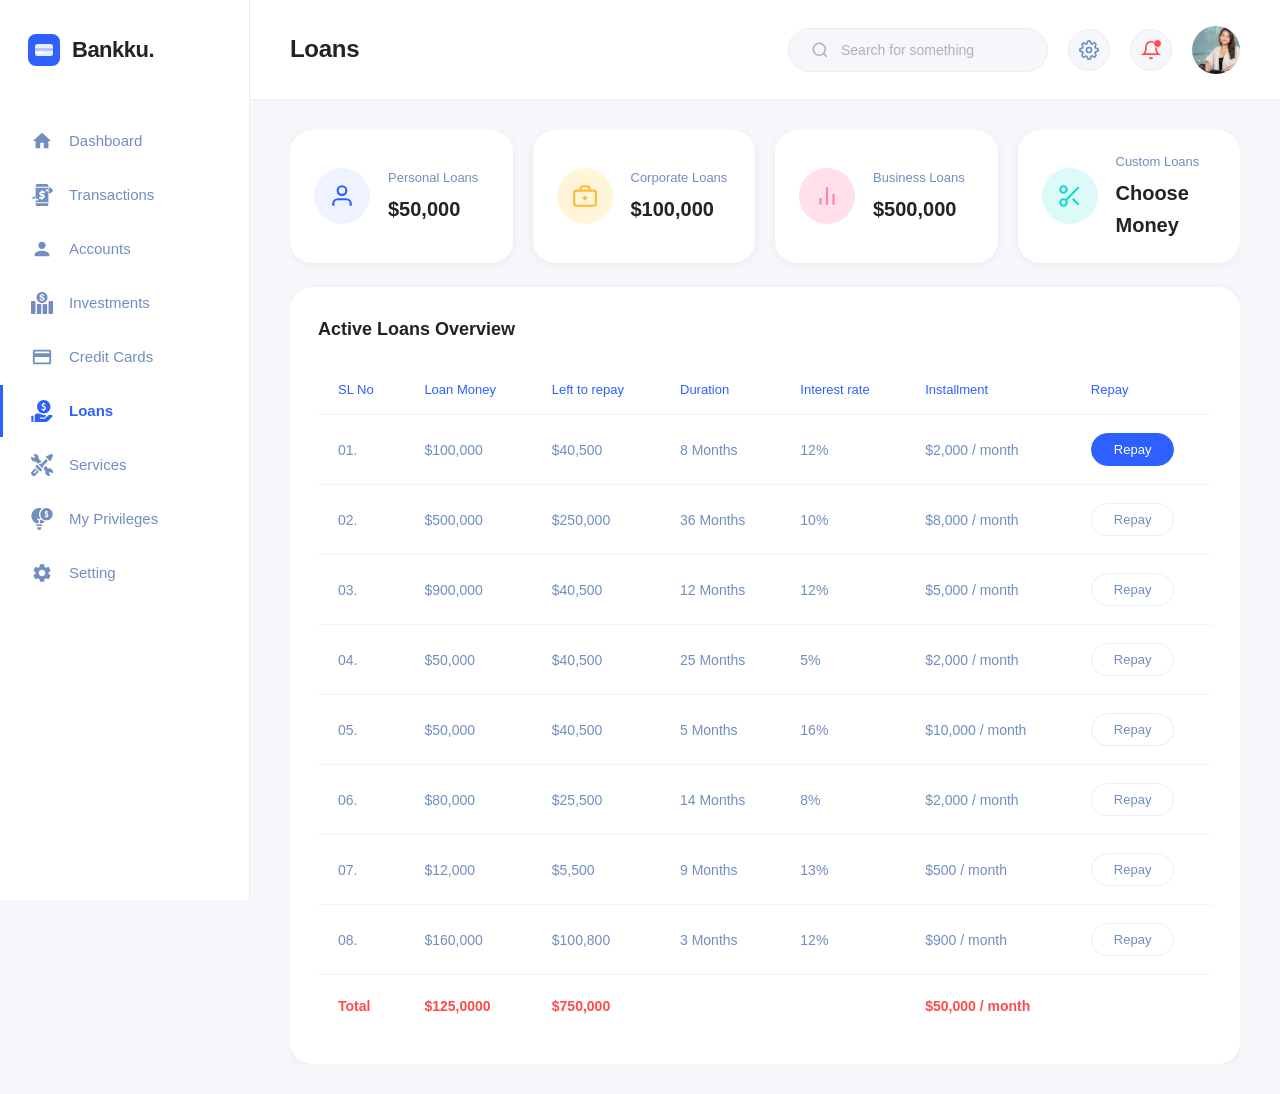
<file: public/loans.html>
<!DOCTYPE html>
<html lang="en">
<head>
  <meta charset="UTF-8" />
  <meta name="viewport" content="width=device-width, initial-scale=1.0" />
  <title>Bankku - Loans</title>
  <link rel="preconnect" href="https://fonts.bunny.net" />
  <link href="https://fonts.bunny.net/css?family=plus-jakarta-sans:400,500,600,700,800" rel="stylesheet" />
  <link rel="stylesheet" href="css/app.css" />
</head>
<body>
<div class="app-layout">
  <!-- sidebar -->
  <aside class="sidebar" id="sidebar">
    <div class="sidebar-header">
      <a href="index.html" class="logo">
        <span class="logo-icon">
          <svg width="32" height="32" viewBox="0 0 32 32" fill="none">
            <rect width="32" height="32" rx="8" fill="#2D60FF"/>
            <rect x="7" y="10" width="18" height="12" rx="2.5" fill="white" opacity="0.9"/>
            <rect x="7" y="14" width="18" height="3" fill="#2D60FF" opacity="0.3"/>
            <rect x="10" y="18" width="5" height="2" rx="1" fill="white" opacity="0.7"/>
          </svg>
        </span>
        <span class="logo-text">Bankku.</span>
      </a>
    </div>
    <nav class="sidebar-nav">
      <a href="index.html" class="nav-link">
        <svg viewBox="0 0 24 24" style="fill:currentColor;stroke:none"><path d="M10 20v-6h4v6h5v-8h3L12 3 2 12h3v8z"/></svg>
        <span>Dashboard</span>
      </a>
      <a href="#" class="nav-link">
        <svg viewBox="0 0 20 20" fill="currentColor" stroke="none"><g clip-path="url(#clip_tx2)"><path d="M4.16667 18.3334C4.1672 18.7753 4.34296 19.1989 4.65541 19.5113C4.96785 19.8238 5.39147 19.9996 5.83334 20.0001H14.1667C14.6085 19.9996 15.0322 19.8238 15.3446 19.5113C15.6571 19.1989 15.8328 18.7753 15.8333 18.3334V17.6042H4.16667V18.3334Z"/><path d="M15.8333 1.66667C15.8328 1.2248 15.6571 0.801181 15.3446 0.488734C15.0322 0.176287 14.6085 0.000523784 14.1667 0L5.83334 0C5.39147 0.000523784 4.96785 0.176287 4.65541 0.488734C4.34296 0.801181 4.1672 1.2248 4.16667 1.66667V2.5H15.8333V1.66667Z"/><path d="M19.7678 5.36052L17.2678 2.75635L16.0655 3.91051L17.1115 5.0001H15.8333V6.66677H17.2014L16.0901 7.73177L17.2432 8.9351L19.7432 6.53927C19.9975 6.06445 19.9998 5.95498C20.0021 5.84551 19.9828 5.73667 19.943 5.63467C19.9032 5.53266 19.8436 5.4395 19.7678 5.36052Z"/><path d="M13.3333 4.99992H15.8333V3.33325H4.16667V13.3333H6.66667V14.9999H4.16667V16.6666H15.8333V6.66659H13.3333V4.99992ZM12.5 8.33325H9.58334C9.21057 8.53343 9.16667 8.63941 9.16667 8.74992C9.16667 8.86043 9.21057 8.96641 9.28871 9.04455C9.36685 9.12269 9.47283 9.16659 9.58334 9.16659H10.4167C10.9333 9.16607 11.4317 9.35754 11.8151 9.70383C12.1986 10.0501 12.4396 10.5265 12.4916 11.0405C12.5435 11.5546 12.4025 12.0696 12.0961 12.4855C11.7897 12.9015 11.3397 13.1888 10.8333 13.2916V14.1666H9.16667V13.3333H7.50001V11.6666H10.4167C10.7894 11.4664 10.8333 11.3604 10.8333 11.2499C10.8333 11.1394 10.7894 11.0334 10.7113 10.9553C10.6332 10.8772 10.5272 10.8333 10.4167 10.8333H9.58334C9.06669 10.8338 8.56828 10.6423 8.18487 10.296C7.80145 9.94973 7.56038 9.47332 7.50846 8.95929C7.45654 8.44526 7.59746 7.93027 7.90389 7.51431C8.21031 7.09834 8.66036 6.81106 9.16667 6.70825V5.83325H10.8333V6.66659H12.5V8.33325Z"/><path d="M2.79865 13.3333L3.9099 12.2683L2.75677 11.0649L0.256772 13.4608C0.0172375 14.2634 0.057042 14.3654C0.0968466 14.4674 0.156363 14.5605 0.232188 14.6395L2.73219 17.2437L3.93448 16.0895L2.88854 14.9999H4.16667V13.3333H2.79865Z"/></g><defs><clipPath id="clip_tx2"><rect width="20" height="20" fill="white"/></clipPath></defs></svg>
        <span>Transactions</span>
      </a>
      <a href="#" class="nav-link">
        <svg viewBox="0 0 24 24" style="fill:currentColor;stroke:none"><path d="M12 12c2.21 0 4-1.79 4-4s-1.79-4-4-4-4 1.79-4 4 1.79 4 4 4zm0 2c-2.67 0-8 1.34-8 4v2h16v-2c0-2.66-5.33-4-8-4z"/></svg>
        <span>Accounts</span>
      </a>
      <a href="#" class="nav-link">
        <svg viewBox="0 0 20 20" style="fill:currentColor;stroke:none"><g clip-path="url(#ci2)"><path d="M3.1366 8.18H0.909C0.407 8.18 0 8.589 0 9.091V19.091C0 19.593 0.407 20 0.909 20H3.1366C3.639 20 4.046 19.593 4.046 19.091V9.091C4.046 8.589 3.639 8.18 3.1366 8.18Z" fill="currentColor"/><path d="M8.455 10.908H6.228C5.725 10.908 5.318 11.316 5.318 11.818V19.09C5.318 19.593 5.725 20 6.228 20H8.455C8.957 20 9.364 19.592 9.364 19.09V11.818C9.364 11.316 8.957 10.908 8.455 10.908Z" fill="currentColor"/><path d="M13.772 10.908H11.545C11.043 10.908 10.636 11.316 10.636 11.818V19.09C10.636 19.593 11.043 20 11.545 20H13.772C14.275 20 14.682 19.592 14.682 19.09V11.818C14.682 11.316 14.275 10.908 13.772 10.908Z" fill="currentColor"/><path d="M19.091 8.18H16.863C16.361 8.18 15.955 8.589 15.955 9.091V19.091C15.955 19.593 16.361 20 16.863 20H19.091C19.593 20 20 19.592 20 19.091V9.091C20 8.589 19.593 8.18 19.091 8.18Z" fill="currentColor"/><path d="M10.265 5.477V7.113C10.76 7.08 11.283 6.848 11.283 6.303C11.283 5.74 10.71 5.576 10.265 5.477Z" fill="currentColor"/><path d="M8.842 3.518C8.842 3.931 9.149 4.171 9.769 4.295V2.814C9.206 2.831 8.842 3.162 8.842 3.518Z" fill="currentColor"/><path d="M10 0C7.243 0 5 2.243 5 5C5 7.756 7.243 9.999 10 9.999C12.757 9.999 15 7.756 15 5C15 2.243 12.757 0 10 0ZM10.265 7.957V8.469C10.265 8.61 10.157 8.75 10.016 8.75C9.876 8.75 9.769 8.61 9.769 8.469V7.957C8.372 7.923 7.677 7.088 7.677 6.435C7.677 6.105 7.877 5.914 8.189 5.914C9.115 5.914 8.395 7.055 9.769 7.113V5.385C8.544 5.163 7.802 4.625 7.802 3.708C7.802 2.584 8.736 2.004 9.769 1.972V1.531C9.769 1.39 9.876 1.25 10.016 1.25C10.157 1.25 10.265 1.39 10.265 1.531V1.972C10.909 1.989 12.232 2.393 12.232 3.204C12.232 3.526 11.992 3.716 11.71 3.716C11.172 3.716 11.18 2.832 10.265 2.815V4.386C11.356 4.617 12.323 4.94 12.323 6.213C12.323 7.32 11.496 7.882 10.265 7.957Z" fill="currentColor"/></g><defs><clipPath id="ci2"><rect width="20" height="20" fill="white"/></clipPath></defs></svg>
        <span>Investments</span>
      </a>
      <a href="#" class="nav-link">
        <svg viewBox="0 0 24 24" style="fill:currentColor;stroke:none"><path d="M20 4H4C2.9 4 2 4.9 2 6v12c0 1.1.9 2 2 2h16c1.1 0 2-.9 2-2V6c0-1.1-.9-2-2-2zm0 14H4v-6h16v6zm0-10H4V6h16v2z"/></svg>
        <span>Credit Cards</span>
      </a>
      <a href="loans.html" class="nav-link active">
        <svg viewBox="0 0 20 20" style="fill:currentColor;stroke:none"><g clip-path="url(#cl2)"><path d="M11.594 12.27C14.95 12.27 17.68 9.518 17.68 6.135C17.68 2.752 14.95 0 11.594 0C8.238 0 5.508 2.752 5.508 6.135C5.508 9.518 8.238 12.27 11.594 12.27ZM9.638 8.049C9.815 7.779 10.178 7.703 10.449 7.88C10.843 8.138 10.992 8.162 11.512 8.158C12.02 8.155 12.315 7.776 12.374 7.426C12.402 7.255 12.413 6.839 11.898 6.657C11.293 6.443 10.674 6.199 10.243 5.861C9.812 5.523 9.615 4.94 9.728 4.339C9.851 3.688 10.306 3.169 10.914 2.986V2.759C10.914 2.436 11.193 2.173 11.516 2.173C11.84 2.173 12.102 2.436 12.102 2.759V2.944C12.5 3.039 12.777 3.221 12.89 3.305C13.149 3.499 13.202 3.866 13.008 4.125C12.815 4.384 12.448 4.437 12.189 4.243C12.069 4.154 11.737 3.961 11.252 4.107C10.969 4.192 10.895 4.472 10.879 4.556C10.848 4.72 10.883 4.874 10.966 4.939C11.264 5.173 11.802 5.381 12.288 5.553C13.185 5.869 13.683 6.7 13.529 7.62C13.453 8.071 13.226 8.49 12.89 8.799C12.661 9.009 12.394 9.159 12.102 9.245V9.511C12.102 9.834 11.84 10.096 11.516 10.096C11.193 10.096 10.914 9.834 10.914 9.511V9.303C10.535 9.257 10.217 9.139 9.791 8.86C9.52 8.683 9.461 8.32 9.638 8.049Z" fill="currentColor"/><path d="M2.22 14.237H0.884C0.561 14.237 0.299 14.5 0.299 14.823V19.413C0.299 19.737 0.561 19.999 0.884 19.999H2.22V14.237Z" fill="currentColor"/><path d="M19.53 14.197C18.432 13.099 16.646 13.099 15.549 14.197L13.794 15.951L13.075 16.67C12.785 16.96 12.391 17.124 11.98 17.124H8.484C8.168 17.124 7.896 16.881 7.881 16.565C7.865 16.229 8.134 15.951 8.467 15.951H12.021C12.735 15.951 13.355 15.442 13.478 14.738C13.506 14.577 13.521 14.41 13.521 14.241C13.521 13.917 13.258 13.654 12.934 13.654H10.987C10.351 13.654 9.74 13.365 9.093 13.06C8.414 12.739 7.712 12.408 6.892 12.353C6.174 12.305 5.455 12.384 4.754 12.586C4.003 12.803 3.464 13.47 3.398 14.24L3.391 14.239V19.997L13.48 20C14.173 20 14.825 19.73 15.316 19.239L19.53 15.026C19.759 14.797 19.759 14.426 19.53 14.197Z" fill="currentColor"/></g><defs><clipPath id="cl2"><rect width="20" height="20" fill="white"/></clipPath></defs></svg>
        <span>Loans</span>
      </a>
      <a href="#" class="nav-link">
        <svg viewBox="0 0 20 20" style="fill:currentColor;stroke:none"><g clip-path="url(#cs2)"><path d="M19.828 1.0004L18.9996 0.172C18.827-0.001 18.565-0.048 18.343 0.052L13.892 2.017C13.717 2.097 13.593 2.257 13.558 2.446C13.524 2.635 13.584 2.829 13.72 2.965L17.035 6.28C17.171 6.416 17.365 6.476 17.554 6.442C17.743 6.407 17.903 6.283 17.983 6.108L19.948 1.657C20.048 1.435 20.001 1.173 19.828 1.0004Z" fill="currentColor"/><path d="M3.785 12.9L0.514 16.172C-0.171 16.857-0.171 17.972 0.514 18.657L1.343 19.486C2.028 20.171 3.143 20.171 3.829 19.486L7.1 16.215L3.785 12.9ZM3.42 17.417C3.191 17.646 2.82 17.646 2.591 17.417C2.362 17.188 2.362 16.817 2.591 16.588L4.205 14.974C4.434 14.745 4.805 14.745 5.034 14.974C5.263 15.203 5.263 15.574 5.034 15.803L3.42 17.417Z" fill="currentColor"/><path d="M9.585 13.729L6.271 10.414C5.814 9.958 5.071 9.958 4.614 10.414C4.157 10.871 4.157 11.615 4.614 12.072L7.928 15.386C8.385 15.843 9.129 15.843 9.585 15.386C10.042 14.929 10.042 14.186 9.585 13.729Z" fill="currentColor"/><path d="M15.378 6.28L13.721 4.622L9.171 9.172C8.714 8.714 7.972 8.714 7.514 9.172L7.1 9.586L10.414 12.9L10.828 12.486C11.286 12.028 11.286 11.287 10.828 10.829L15.378 6.28Z" fill="currentColor"/><path d="M18.972 13.998C18.021 13.047 16.877 12.843 15.564 13.077L12.901 10.414L12.264 11.05C12.474 11.837 12.27 12.701 11.657 13.315L11.243 13.728L13.076 15.561C12.892 16.595 12.909 17.473 13.551 18.424C14.293 19.523 15.59 20.147 16.949 19.96C17.174 19.929 17.362 19.773 17.434 19.558C17.506 19.343 17.451 19.106 17.29 18.945L16.484 18.141V16.484H18.143L18.945 17.285C19.105 17.446 19.343 17.501 19.559 17.429C19.774 17.356 19.929 17.167 19.959 16.942C20.102 15.876 19.754 14.78 18.972 13.998Z" fill="currentColor"/><path d="M6.916 4.426C7.148 3.127 6.96 1.985 5.994 1.019C5.337 0.362 4.459 0 3.52 0C3.361 0 3.205 0.01 3.051 0.031C2.825 0.061 2.637 0.216 2.564 0.432C2.491 0.647 2.546 0.885 2.707 1.046L3.516 1.847V3.516H1.851L1.048 2.701C0.887 2.541 0.65 2.485 0.435 2.558C0.22 2.63 0.064 2.818 0.033 3.043C-0.145 4.343 0.418 5.663 1.567 6.439C2.522 7.082 3.405 7.098 4.432 6.913L6.272 8.757L6.686 8.343C7.299 7.73 8.164 7.526 8.951 7.736L9.587 7.1L6.916 4.426Z" fill="currentColor"/></g><defs><clipPath id="cs2"><rect width="20" height="20" fill="white"/></clipPath></defs></svg>
        <span>Services</span>
      </a>
      <a href="#" class="nav-link">
        <svg viewBox="0 0 20 20" style="fill:currentColor;stroke:none"><g clip-path="url(#cp2)"><path d="M3.849 13.334C4.05 13.454 4.223 13.61 4.361 13.79H6.965V11.265L5.73 10.499C5.455 10.328 5.37 9.967 5.541 9.692C5.711 9.417 6.072 9.333 6.347 9.503L7.551 10.249L8.6 9.599C6.508 6.73 6.988 2.666 9.773 0.372C5.186-1.165 0.374 2.251 0.353 7.156C0.341 9.758 1.726 12.071 3.849 13.334Z" fill="currentColor"/><path d="M4.727 14.961H10.274V16.289H4.727V14.961Z" fill="currentColor"/><path d="M8.137 11.265V13.79H10.632C10.765 13.615 10.93 13.465 11.122 13.352C11.655 13.038 12.144 12.656 12.577 12.219C11.353 11.943 10.254 11.334 9.38 10.493C9.346 10.515 9.106 10.663 8.137 11.265Z" fill="currentColor"/><path d="M14.062 0.002C10.99 0.002 8.477 2.541 8.477 5.626C8.477 8.529 10.705 10.932 13.562 11.189C16.868 11.484 19.648 8.864 19.648 5.626C19.648 2.547 17.142 0.002 14.062 0.002ZM14.649 8.166V8.288C14.649 8.612 14.387 8.874 14.063 8.874C13.739 8.874 13.477 8.612 13.477 8.288V8.232C13.207 8.185 12.961 8.084 12.649 7.88C12.378 7.703 12.302 7.34 12.479 7.069C12.657 6.798 13.02 6.722 13.29 6.899C13.576 7.086 13.669 7.101 14.059 7.098C14.436 7.096 14.586 6.8 14.615 6.625C14.642 6.469 14.612 6.261 14.322 6.158C13.835 5.986 13.337 5.789 12.983 5.511C12.179 4.88 12.421 3.439 13.477 3.055V2.97C13.477 2.647 13.739 2.385 14.063 2.385C14.387 2.385 14.649 2.647 14.649 2.97V3.003C14.938 3.084 15.17 3.232 15.33 3.394C15.557 3.625 15.554 3.996 15.323 4.223C15.092 4.449 14.722 4.446 14.495 4.216C14.462 4.184 14.282 4.034 13.891 4.151C13.735 4.198 13.693 4.36 13.684 4.409C13.665 4.51 13.692 4.578 13.706 4.589C13.927 4.763 14.339 4.921 14.712 5.053C16.257 5.599 16.068 7.653 14.649 8.166Z" fill="currentColor"/><path d="M5.665 18.164C5.665 19.177 6.488 20 7.5 20C8.513 20 9.336 19.177 9.336 18.164V17.461H5.665V18.164Z" fill="currentColor"/></g><defs><clipPath id="cp2"><rect width="20" height="20" fill="white"/></clipPath></defs></svg>
        <span>My Privileges</span>
      </a>
      <a href="settings.html" class="nav-link">
        <svg viewBox="0 0 24 24" style="fill:currentColor;stroke:none"><path d="M19.14 12.94c.04-.3.06-.61.06-.94 0-.32-.02-.64-.07-.94l2.03-1.58c.18-.14.23-.41.12-.61l-1.92-3.32c-.12-.22-.37-.29-.59-.22l-2.39.96c-.5-.38-1.03-.7-1.62-.94l-.36-2.54c-.04-.24-.24-.41-.48-.41h-3.84c-.24 0-.43.17-.47.41l-.36 2.54c-.59.24-1.13.57-1.62.94l-2.39-.96c-.22-.08-.47 0-.59.22L2.74 8.87c-.12.21-.08.47.12.61l2.03 1.58c-.05.3-.09.63-.09.94s.02.64.07.94l-2.03 1.58c-.18.14-.23.41-.12.61l1.92 3.32c.12.22.37.29.59.22l2.39-.96c.5.38 1.03.7 1.62.94l.36 2.54c.05.24.24.41.48.41h3.84c.24 0 .44-.17.47-.41l.36-2.54c.59-.24 1.13-.56 1.62-.94l2.39.96c.22.08.47 0 .59-.22l1.92-3.32c.12-.22.07-.47-.12-.61l-2.01-1.58zM12 15.6c-1.98 0-3.6-1.62-3.6-3.6s1.62-3.6 3.6-3.6 3.6 1.62 3.6 3.6-1.62 3.6-3.6 3.6z"/></svg>
        <span>Setting</span>
      </a>
    </nav>
  </aside>
  <div class="sidebar-overlay" id="sidebarOverlay"></div>
  <!-- main -->
  <div class="layout-content">
    <header class="header">
      <div class="header-content">
        <button class="menu-toggle" id="menuToggle">
          <svg width="24" height="24" viewBox="0 0 24 24" fill="none" stroke="currentColor" stroke-width="2">
            <line x1="3" y1="6" x2="21" y2="6"/><line x1="3" y1="12" x2="21" y2="12"/><line x1="3" y1="18" x2="21" y2="18"/>
          </svg>
        </button>
        <h1 class="page-title">Loans</h1>
        <div class="header-actions">
          <div class="search-box">
            <svg width="18" height="18" viewBox="0 0 24 24" fill="none" stroke="currentColor" stroke-width="2">
              <circle cx="11" cy="11" r="8"/><line x1="21" y1="21" x2="16.65" y2="16.65"/>
            </svg>
            <input type="text" placeholder="Search for something" class="search-input" />
          </div>
          <a href="settings.html" class="icon-btn">
            <svg width="20" height="20" viewBox="0 0 24 24" fill="none" stroke="currentColor" stroke-width="2">
              <circle cx="12" cy="12" r="3"/><path d="M19.4 15a1.65 1.65 0 0 0 .33 1.82l.06.06a2 2 0 0 1-2.83 2.83l-.06-.06a1.65 1.65 0 0 0-1.82-.33 1.65 1.65 0 0 0-1 1.51V21a2 2 0 0 1-4 0v-.09A1.65 1.65 0 0 0 9 19.4a1.65 1.65 0 0 0-1.82.33l-.06.06a2 2 0 0 1-2.83-2.83l.06-.06A1.65 1.65 0 0 0 4.68 15a1.65 1.65 0 0 0-1.51-1H3a2 2 0 0 1 0-4h.09A1.65 1.65 0 0 0 4.6 9a1.65 1.65 0 0 0-.33-1.82l-.06-.06a2 2 0 0 1 2.83-2.83l.06.06A1.65 1.65 0 0 0 9 4.68a1.65 1.65 0 0 0 1-1.51V3a2 2 0 0 1 4 0v.09a1.65 1.65 0 0 0 1 1.51 1.65 1.65 0 0 0 1.82-.33l.06-.06a2 2 0 0 1 2.83 2.83l-.06.06A1.65 1.65 0 0 0 19.4 9a1.65 1.65 0 0 0 1.51 1H21a2 2 0 0 1 0 4h-.09a1.65 1.65 0 0 0-1.51 1z"/>
            </svg>
          </a>
          <button class="icon-btn notification-bell">
            <svg width="20" height="20" viewBox="0 0 24 24" fill="none" stroke="currentColor" stroke-width="2">
              <path d="M18 8A6 6 0 0 0 6 8c0 7-3 9-3 9h18s-3-2-3-9"/><path d="M13.73 21a2 2 0 0 1-3.46 0"/>
            </svg>
            <span class="notification-badge"></span>
          </button>
          <a href="settings.html" class="profile-avatar">
            <img src="img/profil.jpg" alt="Charlene Reed" />
          </a>
        </div>
      </div>
    </header>

    <main class="main-area">
      <div class="loans-page">

        <!-- Loan Type Cards -->
        <div class="loan-type-cards">
          <div class="loan-type-card">
            <div class="loan-type-icon" style="background:#EFF3FF;color:#2D60FF">
              <svg width="26" height="26" viewBox="0 0 24 24" fill="none" stroke="currentColor" stroke-width="2">
                <path d="M20 21v-2a4 4 0 0 0-4-4H8a4 4 0 0 0-4 4v2"/><circle cx="12" cy="7" r="4"/>
              </svg>
            </div>
            <div class="loan-type-info">
              <span class="loan-type-label">Personal Loans</span>
              <span class="loan-type-amount">$50,000</span>
            </div>
          </div>
          <div class="loan-type-card">
            <div class="loan-type-icon" style="background:#FFF5D9;color:#FFBB38">
              <svg width="26" height="26" viewBox="0 0 24 24" fill="none" stroke="currentColor" stroke-width="2">
                <rect x="2" y="7" width="20" height="14" rx="2"/><path d="M16 7V5a2 2 0 0 0-2-2h-4a2 2 0 0 0-2 2v2"/>
                <line x1="12" y1="12" x2="12" y2="16"/><line x1="10" y1="14" x2="14" y2="14"/>
              </svg>
            </div>
            <div class="loan-type-info">
              <span class="loan-type-label">Corporate Loans</span>
              <span class="loan-type-amount">$100,000</span>
            </div>
          </div>
          <div class="loan-type-card">
            <div class="loan-type-icon" style="background:#FFE0EB;color:#FF82AC">
              <svg width="26" height="26" viewBox="0 0 24 24" fill="none" stroke="currentColor" stroke-width="2">
                <line x1="18" y1="20" x2="18" y2="10"/><line x1="12" y1="20" x2="12" y2="4"/><line x1="6" y1="20" x2="6" y2="14"/>
              </svg>
            </div>
            <div class="loan-type-info">
              <span class="loan-type-label">Business Loans</span>
              <span class="loan-type-amount">$500,000</span>
            </div>
          </div>
          <div class="loan-type-card">
            <div class="loan-type-icon" style="background:#DCFAF8;color:#16DBCC">
              <svg width="26" height="26" viewBox="0 0 24 24" fill="none" stroke="currentColor" stroke-width="2">
                <circle cx="6" cy="6" r="3"/><circle cx="6" cy="18" r="3"/>
                <line x1="20" y1="4" x2="8.12" y2="15.88"/><line x1="14.47" y1="14.48" x2="20" y2="20"/>
              </svg>
            </div>
            <div class="loan-type-info">
              <span class="loan-type-label">Custom Loans</span>
              <span class="loan-type-amount">Choose Money</span>
            </div>
          </div>
        </div>

        <!-- Active Loans Table -->
        <div class="section-block">
          <h2>Active Loans Overview</h2>
          <div class="table-responsive">
            <table class="data-table">
              <thead>
                <tr>
                  <th>SL No</th>
                  <th>Loan Money</th>
                  <th>Left to repay</th>
                  <th>Duration</th>
                  <th>Interest rate</th>
                  <th>Installment</th>
                  <th>Repay</th>
                </tr>
              </thead>
              <tbody>
                <tr><td>01.</td><td>$100,000</td><td>$40,500</td><td>8 Months</td><td>12%</td><td>$2,000 / month</td><td><button class="btn-repay active" onclick="repay(this)">Repay</button></td></tr>
                <tr><td>02.</td><td>$500,000</td><td>$250,000</td><td>36 Months</td><td>10%</td><td>$8,000 / month</td><td><button class="btn-repay" onclick="repay(this)">Repay</button></td></tr>
                <tr><td>03.</td><td>$900,000</td><td>$40,500</td><td>12 Months</td><td>12%</td><td>$5,000 / month</td><td><button class="btn-repay" onclick="repay(this)">Repay</button></td></tr>
                <tr><td>04.</td><td>$50,000</td><td>$40,500</td><td>25 Months</td><td>5%</td><td>$2,000 / month</td><td><button class="btn-repay" onclick="repay(this)">Repay</button></td></tr>
                <tr><td>05.</td><td>$50,000</td><td>$40,500</td><td>5 Months</td><td>16%</td><td>$10,000 / month</td><td><button class="btn-repay" onclick="repay(this)">Repay</button></td></tr>
                <tr><td>06.</td><td>$80,000</td><td>$25,500</td><td>14 Months</td><td>8%</td><td>$2,000 / month</td><td><button class="btn-repay" onclick="repay(this)">Repay</button></td></tr>
                <tr><td>07.</td><td>$12,000</td><td>$5,500</td><td>9 Months</td><td>13%</td><td>$500 / month</td><td><button class="btn-repay" onclick="repay(this)">Repay</button></td></tr>
                <tr><td>08.</td><td>$160,000</td><td>$100,800</td><td>3 Months</td><td>12%</td><td>$900 / month</td><td><button class="btn-repay" onclick="repay(this)">Repay</button></td></tr>
              </tbody>
              <tfoot>
                <tr class="total-row">
                  <td>Total</td>
                  <td>$125,0000</td>
                  <td>$750,000</td>
                  <td></td>
                  <td></td>
                  <td>$50,000 / month</td>
                  <td></td>
                </tr>
              </tfoot>
            </table>
          </div>
        </div>

      </div>
    </main>
  </div>
</div>

<script src="js/app.js"></script>
<script>
  function repay(btn) {
    if (confirm('Confirm repayment for this loan?')) {
      btn.textContent = 'Paid';
      btn.disabled = true;
      btn.style.opacity = '0.5';
      btn.style.cursor = 'default';
    }
  }
</script>
</body>
</html>
</file>
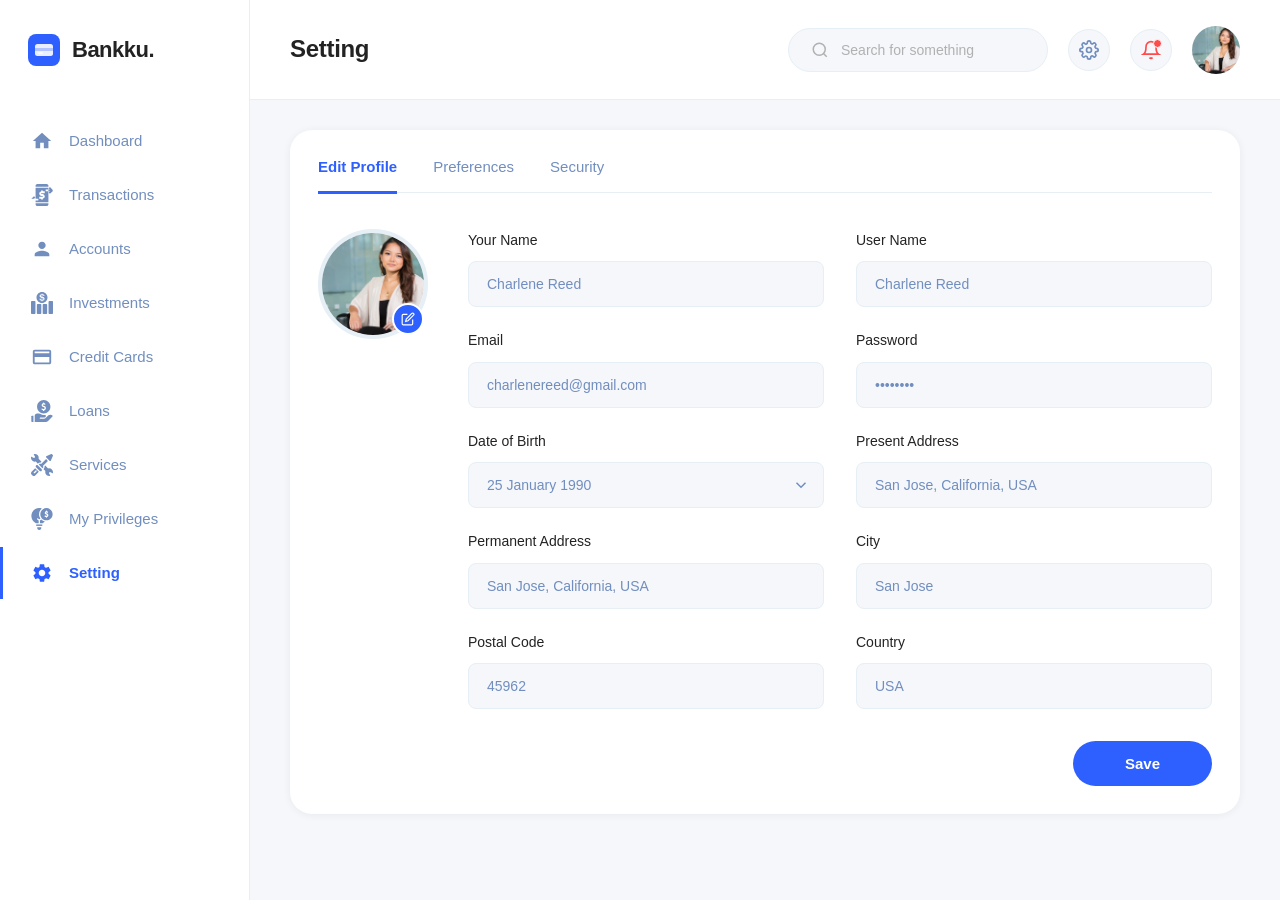
<file: public/settings.html>
<!DOCTYPE html>
<html lang="en">
<head>
  <meta charset="UTF-8" />
  <meta name="viewport" content="width=device-width, initial-scale=1.0" />
  <title>Bankku - Setting</title>
  <link rel="preconnect" href="https://fonts.bunny.net" />
  <link href="https://fonts.bunny.net/css?family=plus-jakarta-sans:400,500,600,700,800" rel="stylesheet" />
  <link rel="stylesheet" href="css/app.css" />
</head>
<body>
<div class="app-layout">
  <!-- sidebar -->
  <aside class="sidebar" id="sidebar">
    <div class="sidebar-header">
      <a href="index.html" class="logo">
        <span class="logo-icon">
          <svg width="32" height="32" viewBox="0 0 32 32" fill="none">
            <rect width="32" height="32" rx="8" fill="#2D60FF"/>
            <rect x="7" y="10" width="18" height="12" rx="2.5" fill="white" opacity="0.9"/>
            <rect x="7" y="14" width="18" height="3" fill="#2D60FF" opacity="0.3"/>
            <rect x="10" y="18" width="5" height="2" rx="1" fill="white" opacity="0.7"/>
          </svg>
        </span>
        <span class="logo-text">Bankku.</span>
      </a>
    </div>
    <nav class="sidebar-nav">
      <a href="index.html" class="nav-link">
        <svg viewBox="0 0 24 24" style="fill:currentColor;stroke:none"><path d="M10 20v-6h4v6h5v-8h3L12 3 2 12h3v8z"/></svg>
        <span>Dashboard</span>
      </a>
      <a href="#" class="nav-link">
        <svg viewBox="0 0 20 20" fill="currentColor" stroke="none"><g clip-path="url(#clip_tx3)"><path d="M4.16667 18.3334C4.1672 18.7753 4.34296 19.1989 4.65541 19.5113C4.96785 19.8238 5.39147 19.9996 5.83334 20.0001H14.1667C14.6085 19.9996 15.0322 19.8238 15.3446 19.5113C15.6571 19.1989 15.8328 18.7753 15.8333 18.3334V17.6042H4.16667V18.3334Z"/><path d="M15.8333 1.66667C15.8328 1.2248 15.6571 0.801181 15.3446 0.488734C15.0322 0.176287 14.6085 0.000523784 14.1667 0L5.83334 0C5.39147 0.000523784 4.96785 0.176287 4.65541 0.488734C4.34296 0.801181 4.1672 1.2248 4.16667 1.66667V2.5H15.8333V1.66667Z"/><path d="M19.7678 5.36052L17.2678 2.75635L16.0655 3.91051L17.1115 5.0001H15.8333V6.66677H17.2014L16.0901 7.73177L17.2432 8.9351L19.7432 6.53927C19.9975 6.06445 19.9998 5.95498C20.0021 5.84551 19.9828 5.73667 19.943 5.63467C19.9032 5.53266 19.8436 5.4395 19.7678 5.36052Z"/><path d="M13.3333 4.99992H15.8333V3.33325H4.16667V13.3333H6.66667V14.9999H4.16667V16.6666H15.8333V6.66659H13.3333V4.99992ZM12.5 8.33325H9.58334C9.21057 8.53343 9.16667 8.63941 9.16667 8.74992C9.16667 8.86043 9.21057 8.96641 9.28871 9.04455C9.36685 9.12269 9.47283 9.16659 9.58334 9.16659H10.4167C10.9333 9.16607 11.4317 9.35754 11.8151 9.70383C12.1986 10.0501 12.4396 10.5265 12.4916 11.0405C12.5435 11.5546 12.4025 12.0696 12.0961 12.4855C11.7897 12.9015 11.3397 13.1888 10.8333 13.2916V14.1666H9.16667V13.3333H7.50001V11.6666H10.4167C10.7894 11.4664 10.8333 11.3604 10.8333 11.2499C10.8333 11.1394 10.7894 11.0334 10.7113 10.9553C10.6332 10.8772 10.5272 10.8333 10.4167 10.8333H9.58334C9.06669 10.8338 8.56828 10.6423 8.18487 10.296C7.80145 9.94973 7.56038 9.47332 7.50846 8.95929C7.45654 8.44526 7.59746 7.93027 7.90389 7.51431C8.21031 7.09834 8.66036 6.81106 9.16667 6.70825V5.83325H10.8333V6.66659H12.5V8.33325Z"/><path d="M2.79865 13.3333L3.9099 12.2683L2.75677 11.0649L0.256772 13.4608C0.0172375 14.2634 0.057042 14.3654C0.0968466 14.4674 0.156363 14.5605 0.232188 14.6395L2.73219 17.2437L3.93448 16.0895L2.88854 14.9999H4.16667V13.3333H2.79865Z"/></g><defs><clipPath id="clip_tx3"><rect width="20" height="20" fill="white"/></clipPath></defs></svg>
        <span>Transactions</span>
      </a>
      <a href="#" class="nav-link">
        <svg viewBox="0 0 24 24" style="fill:currentColor;stroke:none"><path d="M12 12c2.21 0 4-1.79 4-4s-1.79-4-4-4-4 1.79-4 4 1.79 4 4 4zm0 2c-2.67 0-8 1.34-8 4v2h16v-2c0-2.66-5.33-4-8-4z"/></svg>
        <span>Accounts</span>
      </a>
      <a href="#" class="nav-link">
        <svg viewBox="0 0 20 20" style="fill:currentColor;stroke:none"><g clip-path="url(#ci3)"><path d="M3.1366 8.18H0.909C0.407 8.18 0 8.589 0 9.091V19.091C0 19.593 0.407 20 0.909 20H3.1366C3.639 20 4.046 19.593 4.046 19.091V9.091C4.046 8.589 3.639 8.18 3.1366 8.18Z" fill="currentColor"/><path d="M8.455 10.908H6.228C5.725 10.908 5.318 11.316 5.318 11.818V19.09C5.318 19.593 5.725 20 6.228 20H8.455C8.957 20 9.364 19.592 9.364 19.09V11.818C9.364 11.316 8.957 10.908 8.455 10.908Z" fill="currentColor"/><path d="M13.772 10.908H11.545C11.043 10.908 10.636 11.316 10.636 11.818V19.09C10.636 19.593 11.043 20 11.545 20H13.772C14.275 20 14.682 19.592 14.682 19.09V11.818C14.682 11.316 14.275 10.908 13.772 10.908Z" fill="currentColor"/><path d="M19.091 8.18H16.863C16.361 8.18 15.955 8.589 15.955 9.091V19.091C15.955 19.593 16.361 20 16.863 20H19.091C19.593 20 20 19.592 20 19.091V9.091C20 8.589 19.593 8.18 19.091 8.18Z" fill="currentColor"/><path d="M10.265 5.477V7.113C10.76 7.08 11.283 6.848 11.283 6.303C11.283 5.74 10.71 5.576 10.265 5.477Z" fill="currentColor"/><path d="M8.842 3.518C8.842 3.931 9.149 4.171 9.769 4.295V2.814C9.206 2.831 8.842 3.162 8.842 3.518Z" fill="currentColor"/><path d="M10 0C7.243 0 5 2.243 5 5C5 7.756 7.243 9.999 10 9.999C12.757 9.999 15 7.756 15 5C15 2.243 12.757 0 10 0ZM10.265 7.957V8.469C10.265 8.61 10.157 8.75 10.016 8.75C9.876 8.75 9.769 8.61 9.769 8.469V7.957C8.372 7.923 7.677 7.088 7.677 6.435C7.677 6.105 7.877 5.914 8.189 5.914C9.115 5.914 8.395 7.055 9.769 7.113V5.385C8.544 5.163 7.802 4.625 7.802 3.708C7.802 2.584 8.736 2.004 9.769 1.972V1.531C9.769 1.39 9.876 1.25 10.016 1.25C10.157 1.25 10.265 1.39 10.265 1.531V1.972C10.909 1.989 12.232 2.393 12.232 3.204C12.232 3.526 11.992 3.716 11.71 3.716C11.172 3.716 11.18 2.832 10.265 2.815V4.386C11.356 4.617 12.323 4.94 12.323 6.213C12.323 7.32 11.496 7.882 10.265 7.957Z" fill="currentColor"/></g><defs><clipPath id="ci3"><rect width="20" height="20" fill="white"/></clipPath></defs></svg>
        <span>Investments</span>
      </a>
      <a href="#" class="nav-link">
        <svg viewBox="0 0 24 24" style="fill:currentColor;stroke:none"><path d="M20 4H4C2.9 4 2 4.9 2 6v12c0 1.1.9 2 2 2h16c1.1 0 2-.9 2-2V6c0-1.1-.9-2-2-2zm0 14H4v-6h16v6zm0-10H4V6h16v2z"/></svg>
        <span>Credit Cards</span>
      </a>
      <a href="loans.html" class="nav-link">
        <svg viewBox="0 0 20 20" style="fill:currentColor;stroke:none"><g clip-path="url(#cl3)"><path d="M11.594 12.27C14.95 12.27 17.68 9.518 17.68 6.135C17.68 2.752 14.95 0 11.594 0C8.238 0 5.508 2.752 5.508 6.135C5.508 9.518 8.238 12.27 11.594 12.27ZM9.638 8.049C9.815 7.779 10.178 7.703 10.449 7.88C10.843 8.138 10.992 8.162 11.512 8.158C12.02 8.155 12.315 7.776 12.374 7.426C12.402 7.255 12.413 6.839 11.898 6.657C11.293 6.443 10.674 6.199 10.243 5.861C9.812 5.523 9.615 4.94 9.728 4.339C9.851 3.688 10.306 3.169 10.914 2.986V2.759C10.914 2.436 11.193 2.173 11.516 2.173C11.84 2.173 12.102 2.436 12.102 2.759V2.944C12.5 3.039 12.777 3.221 12.89 3.305C13.149 3.499 13.202 3.866 13.008 4.125C12.815 4.384 12.448 4.437 12.189 4.243C12.069 4.154 11.737 3.961 11.252 4.107C10.969 4.192 10.895 4.472 10.879 4.556C10.848 4.72 10.883 4.874 10.966 4.939C11.264 5.173 11.802 5.381 12.288 5.553C13.185 5.869 13.683 6.7 13.529 7.62C13.453 8.071 13.226 8.49 12.89 8.799C12.661 9.009 12.394 9.159 12.102 9.245V9.511C12.102 9.834 11.84 10.096 11.516 10.096C11.193 10.096 10.914 9.834 10.914 9.511V9.303C10.535 9.257 10.217 9.139 9.791 8.86C9.52 8.683 9.461 8.32 9.638 8.049Z" fill="currentColor"/><path d="M2.22 14.237H0.884C0.561 14.237 0.299 14.5 0.299 14.823V19.413C0.299 19.737 0.561 19.999 0.884 19.999H2.22V14.237Z" fill="currentColor"/><path d="M19.53 14.197C18.432 13.099 16.646 13.099 15.549 14.197L13.794 15.951L13.075 16.67C12.785 16.96 12.391 17.124 11.98 17.124H8.484C8.168 17.124 7.896 16.881 7.881 16.565C7.865 16.229 8.134 15.951 8.467 15.951H12.021C12.735 15.951 13.355 15.442 13.478 14.738C13.506 14.577 13.521 14.41 13.521 14.241C13.521 13.917 13.258 13.654 12.934 13.654H10.987C10.351 13.654 9.74 13.365 9.093 13.06C8.414 12.739 7.712 12.408 6.892 12.353C6.174 12.305 5.455 12.384 4.754 12.586C4.003 12.803 3.464 13.47 3.398 14.24L3.391 14.239V19.997L13.48 20C14.173 20 14.825 19.73 15.316 19.239L19.53 15.026C19.759 14.797 19.759 14.426 19.53 14.197Z" fill="currentColor"/></g><defs><clipPath id="cl3"><rect width="20" height="20" fill="white"/></clipPath></defs></svg>
        <span>Loans</span>
      </a>
      <a href="#" class="nav-link">
        <svg viewBox="0 0 20 20" style="fill:currentColor;stroke:none"><g clip-path="url(#cs3)"><path d="M19.828 1.0004L18.9996 0.172C18.827-0.001 18.565-0.048 18.343 0.052L13.892 2.017C13.717 2.097 13.593 2.257 13.558 2.446C13.524 2.635 13.584 2.829 13.72 2.965L17.035 6.28C17.171 6.416 17.365 6.476 17.554 6.442C17.743 6.407 17.903 6.283 17.983 6.108L19.948 1.657C20.048 1.435 20.001 1.173 19.828 1.0004Z" fill="currentColor"/><path d="M3.785 12.9L0.514 16.172C-0.171 16.857-0.171 17.972 0.514 18.657L1.343 19.486C2.028 20.171 3.143 20.171 3.829 19.486L7.1 16.215L3.785 12.9ZM3.42 17.417C3.191 17.646 2.82 17.646 2.591 17.417C2.362 17.188 2.362 16.817 2.591 16.588L4.205 14.974C4.434 14.745 4.805 14.745 5.034 14.974C5.263 15.203 5.263 15.574 5.034 15.803L3.42 17.417Z" fill="currentColor"/><path d="M9.585 13.729L6.271 10.414C5.814 9.958 5.071 9.958 4.614 10.414C4.157 10.871 4.157 11.615 4.614 12.072L7.928 15.386C8.385 15.843 9.129 15.843 9.585 15.386C10.042 14.929 10.042 14.186 9.585 13.729Z" fill="currentColor"/><path d="M15.378 6.28L13.721 4.622L9.171 9.172C8.714 8.714 7.972 8.714 7.514 9.172L7.1 9.586L10.414 12.9L10.828 12.486C11.286 12.028 11.286 11.287 10.828 10.829L15.378 6.28Z" fill="currentColor"/><path d="M18.972 13.998C18.021 13.047 16.877 12.843 15.564 13.077L12.901 10.414L12.264 11.05C12.474 11.837 12.27 12.701 11.657 13.315L11.243 13.728L13.076 15.561C12.892 16.595 12.909 17.473 13.551 18.424C14.293 19.523 15.59 20.147 16.949 19.96C17.174 19.929 17.362 19.773 17.434 19.558C17.506 19.343 17.451 19.106 17.29 18.945L16.484 18.141V16.484H18.143L18.945 17.285C19.105 17.446 19.343 17.501 19.559 17.429C19.774 17.356 19.929 17.167 19.959 16.942C20.102 15.876 19.754 14.78 18.972 13.998Z" fill="currentColor"/><path d="M6.916 4.426C7.148 3.127 6.96 1.985 5.994 1.019C5.337 0.362 4.459 0 3.52 0C3.361 0 3.205 0.01 3.051 0.031C2.825 0.061 2.637 0.216 2.564 0.432C2.491 0.647 2.546 0.885 2.707 1.046L3.516 1.847V3.516H1.851L1.048 2.701C0.887 2.541 0.65 2.485 0.435 2.558C0.22 2.63 0.064 2.818 0.033 3.043C-0.145 4.343 0.418 5.663 1.567 6.439C2.522 7.082 3.405 7.098 4.432 6.913L6.272 8.757L6.686 8.343C7.299 7.73 8.164 7.526 8.951 7.736L9.587 7.1L6.916 4.426Z" fill="currentColor"/></g><defs><clipPath id="cs3"><rect width="20" height="20" fill="white"/></clipPath></defs></svg>
        <span>Services</span>
      </a>
      <a href="#" class="nav-link">
        <svg viewBox="0 0 20 20" style="fill:currentColor;stroke:none"><g clip-path="url(#cp3)"><path d="M3.849 13.334C4.05 13.454 4.223 13.61 4.361 13.79H6.965V11.265L5.73 10.499C5.455 10.328 5.37 9.967 5.541 9.692C5.711 9.417 6.072 9.333 6.347 9.503L7.551 10.249L8.6 9.599C6.508 6.73 6.988 2.666 9.773 0.372C5.186-1.165 0.374 2.251 0.353 7.156C0.341 9.758 1.726 12.071 3.849 13.334Z" fill="currentColor"/><path d="M4.727 14.961H10.274V16.289H4.727V14.961Z" fill="currentColor"/><path d="M8.137 11.265V13.79H10.632C10.765 13.615 10.93 13.465 11.122 13.352C11.655 13.038 12.144 12.656 12.577 12.219C11.353 11.943 10.254 11.334 9.38 10.493C9.346 10.515 9.106 10.663 8.137 11.265Z" fill="currentColor"/><path d="M14.062 0.002C10.99 0.002 8.477 2.541 8.477 5.626C8.477 8.529 10.705 10.932 13.562 11.189C16.868 11.484 19.648 8.864 19.648 5.626C19.648 2.547 17.142 0.002 14.062 0.002ZM14.649 8.166V8.288C14.649 8.612 14.387 8.874 14.063 8.874C13.739 8.874 13.477 8.612 13.477 8.288V8.232C13.207 8.185 12.961 8.084 12.649 7.88C12.378 7.703 12.302 7.34 12.479 7.069C12.657 6.798 13.02 6.722 13.29 6.899C13.576 7.086 13.669 7.101 14.059 7.098C14.436 7.096 14.586 6.8 14.615 6.625C14.642 6.469 14.612 6.261 14.322 6.158C13.835 5.986 13.337 5.789 12.983 5.511C12.179 4.88 12.421 3.439 13.477 3.055V2.97C13.477 2.647 13.739 2.385 14.063 2.385C14.387 2.385 14.649 2.647 14.649 2.97V3.003C14.938 3.084 15.17 3.232 15.33 3.394C15.557 3.625 15.554 3.996 15.323 4.223C15.092 4.449 14.722 4.446 14.495 4.216C14.462 4.184 14.282 4.034 13.891 4.151C13.735 4.198 13.693 4.36 13.684 4.409C13.665 4.51 13.692 4.578 13.706 4.589C13.927 4.763 14.339 4.921 14.712 5.053C16.257 5.599 16.068 7.653 14.649 8.166Z" fill="currentColor"/><path d="M5.665 18.164C5.665 19.177 6.488 20 7.5 20C8.513 20 9.336 19.177 9.336 18.164V17.461H5.665V18.164Z" fill="currentColor"/></g><defs><clipPath id="cp3"><rect width="20" height="20" fill="white"/></clipPath></defs></svg>
        <span>My Privileges</span>
      </a>
      <a href="settings.html" class="nav-link active">
        <svg viewBox="0 0 24 24" style="fill:currentColor;stroke:none"><path d="M19.14 12.94c.04-.3.06-.61.06-.94 0-.32-.02-.64-.07-.94l2.03-1.58c.18-.14.23-.41.12-.61l-1.92-3.32c-.12-.22-.37-.29-.59-.22l-2.39.96c-.5-.38-1.03-.7-1.62-.94l-.36-2.54c-.04-.24-.24-.41-.48-.41h-3.84c-.24 0-.43.17-.47.41l-.36 2.54c-.59.24-1.13.57-1.62.94l-2.39-.96c-.22-.08-.47 0-.59.22L2.74 8.87c-.12.21-.08.47.12.61l2.03 1.58c-.05.3-.09.63-.09.94s.02.64.07.94l-2.03 1.58c-.18.14-.23.41-.12.61l1.92 3.32c.12.22.37.29.59.22l2.39-.96c.5.38 1.03.7 1.62.94l.36 2.54c.05.24.24.41.48.41h3.84c.24 0 .44-.17.47-.41l.36-2.54c.59-.24 1.13-.56 1.62-.94l2.39.96c.22.08.47 0 .59-.22l1.92-3.32c.12-.22.07-.47-.12-.61l-2.01-1.58zM12 15.6c-1.98 0-3.6-1.62-3.6-3.6s1.62-3.6 3.6-3.6 3.6 1.62 3.6 3.6-1.62 3.6-3.6 3.6z"/></svg>
        <span>Setting</span>
      </a>
    </nav>
  </aside>
  <div class="sidebar-overlay" id="sidebarOverlay"></div>
  <!-- main -->
  <div class="layout-content">
    <header class="header">
      <div class="header-content">
        <button class="menu-toggle" id="menuToggle">
          <svg width="24" height="24" viewBox="0 0 24 24" fill="none" stroke="currentColor" stroke-width="2">
            <line x1="3" y1="6" x2="21" y2="6"/><line x1="3" y1="12" x2="21" y2="12"/><line x1="3" y1="18" x2="21" y2="18"/>
          </svg>
        </button>
        <h1 class="page-title">Setting</h1>
        <div class="header-actions">
          <div class="search-box">
            <svg width="18" height="18" viewBox="0 0 24 24" fill="none" stroke="currentColor" stroke-width="2">
              <circle cx="11" cy="11" r="8"/><line x1="21" y1="21" x2="16.65" y2="16.65"/>
            </svg>
            <input type="text" placeholder="Search for something" class="search-input" />
          </div>
          <a href="settings.html" class="icon-btn">
            <svg width="20" height="20" viewBox="0 0 24 24" fill="none" stroke="currentColor" stroke-width="2">
              <circle cx="12" cy="12" r="3"/><path d="M19.4 15a1.65 1.65 0 0 0 .33 1.82l.06.06a2 2 0 0 1-2.83 2.83l-.06-.06a1.65 1.65 0 0 0-1.82-.33 1.65 1.65 0 0 0-1 1.51V21a2 2 0 0 1-4 0v-.09A1.65 1.65 0 0 0 9 19.4a1.65 1.65 0 0 0-1.82.33l-.06.06a2 2 0 0 1-2.83-2.83l.06-.06A1.65 1.65 0 0 0 4.68 15a1.65 1.65 0 0 0-1.51-1H3a2 2 0 0 1 0-4h.09A1.65 1.65 0 0 0 4.6 9a1.65 1.65 0 0 0-.33-1.82l-.06-.06a2 2 0 0 1 2.83-2.83l.06.06A1.65 1.65 0 0 0 9 4.68a1.65 1.65 0 0 0 1-1.51V3a2 2 0 0 1 4 0v.09a1.65 1.65 0 0 0 1 1.51 1.65 1.65 0 0 0 1.82-.33l.06-.06a2 2 0 0 1 2.83 2.83l-.06.06A1.65 1.65 0 0 0 19.4 9a1.65 1.65 0 0 0 1.51 1H21a2 2 0 0 1 0 4h-.09a1.65 1.65 0 0 0-1.51 1z"/>
            </svg>
          </a>
          <button class="icon-btn notification-bell">
            <svg width="20" height="20" viewBox="0 0 24 24" fill="none" stroke="currentColor" stroke-width="2">
              <path d="M18 8A6 6 0 0 0 6 8c0 7-3 9-3 9h18s-3-2-3-9"/><path d="M13.73 21a2 2 0 0 1-3.46 0"/>
            </svg>
            <span class="notification-badge"></span>
          </button>
          <a href="settings.html" class="profile-avatar">
            <img src="img/profil.jpg" alt="Charlene Reed" />
          </a>
        </div>
      </div>
    </header>

    <main class="main-area">
      <div class="settings-page">
        <div class="section-block">
          <div class="settings-tabs">
            <button class="tab active" onclick="switchTab('profile', this)">Edit Profile</button>
            <button class="tab" onclick="switchTab('preferences', this)">Preferences</button>
            <button class="tab" onclick="switchTab('security', this)">Security</button>
          </div>
          <div id="tab-profile" class="tab-content">
            <div class="profile-section">
              <div class="avatar-upload">
                <img src="img/profil.jpg"
                     alt="Charlene Reed" class="avatar-preview" id="avatarPreview" />
                <label for="avatarInput" class="avatar-edit-btn" title="Change photo">
                  <svg width="14" height="14" viewBox="0 0 24 24" fill="none" stroke="white" stroke-width="2">
                    <path d="M11 4H4a2 2 0 0 0-2 2v14a2 2 0 0 0 2 2h14a2 2 0 0 0 2-2v-7"/>
                    <path d="M18.5 2.5a2.12 2.12 0 0 1 3 3L12 15l-4 1 1-4 9.5-9.5z"/>
                  </svg>
                </label>
                <input type="file" id="avatarInput" accept="image/*" class="hidden" />
              </div>
              <div class="form-grid">
                <div class="form-group">
                  <label>Your Name</label>
                  <input type="text" class="form-input" value="Charlene Reed" />
                </div>
                <div class="form-group">
                  <label>User Name</label>
                  <input type="text" class="form-input" value="Charlene Reed" />
                </div>
                <div class="form-group">
                  <label>Email</label>
                  <input type="email" class="form-input" value="charlenereed@gmail.com" />
                </div>
                <div class="form-group">
                  <label>Password</label>
                  <input type="password" class="form-input" value="password" disabled />
                </div>
                <div class="form-group">
                  <label>Date of Birth</label>
                  <div class="select-wrapper">
                    <input type="text" class="form-input" value="25 January 1990" readonly />
                    <svg class="select-chevron" width="18" height="18" viewBox="0 0 24 24" fill="none" stroke="currentColor" stroke-width="2">
                      <polyline points="6 9 12 15 18 9"/>
                    </svg>
                  </div>
                </div>
                <div class="form-group">
                  <label>Present Address</label>
                  <input type="text" class="form-input" value="San Jose, California, USA" />
                </div>
                <div class="form-group">
                  <label>Permanent Address</label>
                  <input type="text" class="form-input" value="San Jose, California, USA" />
                </div>
                <div class="form-group">
                  <label>City</label>
                  <input type="text" class="form-input" value="San Jose" />
                </div>
                <div class="form-group">
                  <label>Postal Code</label>
                  <input type="text" class="form-input" value="45962" />
                </div>
                <div class="form-group">
                  <label>Country</label>
                  <input type="text" class="form-input" value="USA" />
                </div>
              </div>
            </div>
            <div class="form-actions">
              <button class="btn-primary" onclick="showSaved()">Save</button>
            </div>
          </div>
          <div id="tab-preferences" class="tab-content" style="display:none">
            <div class="form-grid" style="max-width:860px">
              <div class="form-group">
                <label>Currency</label>
                <input type="text" class="form-input" value="USD" />
              </div>
              <div class="form-group">
                <label>Time Zone</label>
                <input type="text" class="form-input" value="(GMT-12:00) International Date Line West" />
              </div>
            </div>

            <div class="notification-section">
              <h3>Notification</h3>
              <div class="toggle-group">
                <label class="toggle-item">
                  <input type="checkbox" class="toggle-input" checked />
                  <span class="toggle-slider"></span>
                  <span class="toggle-label">I send or receive digital currency</span>
                </label>
                <label class="toggle-item">
                  <input type="checkbox" class="toggle-input" />
                  <span class="toggle-slider"></span>
                  <span class="toggle-label">I receive merchant order</span>
                </label>
                <label class="toggle-item">
                  <input type="checkbox" class="toggle-input" checked />
                  <span class="toggle-slider"></span>
                  <span class="toggle-label">There are recommendation for my account</span>
                </label>
              </div>
            </div>

            <div class="form-actions">
              <button class="btn-primary" onclick="showSaved()">Save</button>
            </div>
          </div>
          <div id="tab-security" class="tab-content" style="display:none">
            <div class="security-section">
              <div>
                <h3>Two-factor Authentication</h3>
                <label class="toggle-item">
                  <input type="checkbox" class="toggle-input" checked />
                  <span class="toggle-slider"></span>
                  <span class="toggle-label">Enable or disable two factor authentication</span>
                </label>
              </div>

              <div class="password-form">
                <h3>Change Password</h3>
                <div class="form-group" style="max-width:520px;margin-bottom:20px">
                  <label>Current Password</label>
                  <input type="password" class="form-input" placeholder="••••••••••" />
                </div>
                <div class="form-group" style="max-width:520px;margin-bottom:0">
                  <label>New Password</label>
                  <input type="password" class="form-input" placeholder="••••••••••" />
                </div>
                <div class="form-actions">
                  <button class="btn-primary" onclick="showSaved()">Save</button>
                </div>
              </div>
            </div>
          </div>

        </div>
      </div>
    </main>
  </div>
</div>

<script src="js/app.js"></script>
<script>
  function switchTab(name, el) {
    // Hide all
    document.querySelectorAll('.tab-content').forEach(c => c.style.display = 'none');
    document.querySelectorAll('.tab').forEach(t => t.classList.remove('active'));
    // Show selected
    document.getElementById('tab-' + name).style.display = 'block';
    el.classList.add('active');
  }

  function showSaved() {
    const existing = document.querySelector('.alert');
    if (existing) existing.remove();
    const alert = document.createElement('div');
    alert.className = 'alert alert-success';
    alert.textContent = 'Changes saved successfully!';
    document.querySelector('.main-area').prepend(alert);
    setTimeout(() => {
      alert.style.transition = 'opacity 0.3s';
      alert.style.opacity = '0';
      setTimeout(() => alert.remove(), 300);
    }, 3000);
  }

  // Avatar preview
  document.getElementById('avatarInput').addEventListener('change', function () {
    if (this.files[0]) {
      document.getElementById('avatarPreview').src = URL.createObjectURL(this.files[0]);
    }
  });
</script>
</body>
</html>
</file>
<file: public/css/app.css>
/* === Variables === */
:root {
  --primary:       #2D60FF;
  --primary-dark:  #1A3FBF;
  --primary-light: #396AFF;
  --secondary:     #16DBCC;
  --accent-orange: #FFBB38;
  --accent-pink:   #FF82AC;

  --bg-main:  #F5F7FA;
  --bg-card:  #FFFFFF;
  --bg-input: #F5F7FA;

  --text-dark:  #232323;
  --text-mid:   #718EBF;
  --text-light: #B1B1B1;

  --border:       #E6EFF5;
  --border-light: #F3F4F6;

  --success: #41D4A8;
  --danger:  #FF4B4A;

  --radius:    22px;
  --radius-sm: 15px;
  --radius-xs: 8px;

  --shadow:    0 1px 8px rgba(0, 0, 0, 0.06);
  --shadow-lg: 0 8px 30px rgba(0, 0, 0, 0.10);

  --sidebar-w: 250px;
  --header-h:  100px;

  --font: 'Plus Jakarta Sans', -apple-system, BlinkMacSystemFont, sans-serif;
}

/* === Reset === */
*, *::before, *::after { box-sizing: border-box; margin: 0; padding: 0; }
html { scroll-behavior: smooth; }
body {
  font-family: var(--font);
  background: var(--bg-main);
  color: var(--text-dark);
  line-height: 1.6;
  font-size: 15px;
}
a { color: inherit; text-decoration: none; }
button { font-family: var(--font); cursor: pointer; border: none; background: none; }
input, select, textarea { font-family: var(--font); }
img { display: block; }
.hidden { display: none !important; }

/* === App Layout === */
.app-layout {
  display: flex;
  min-height: 100vh;
  max-width: 100vw;
  overflow-x: hidden;
}

.layout-content {
  flex: 1;
  margin-left: var(--sidebar-w);
  display: flex;
  flex-direction: column;
  min-height: 100vh;
  min-width: 0;
  overflow-x: hidden;
}

.main-area {
  flex: 1;
  padding: 30px 40px;
  overflow-y: auto;
  overflow-x: hidden;
}

/* SIDEBAR */
.sidebar {
  width: var(--sidebar-w);
  height: 100vh;
  position: fixed;
  top: 0; left: 0;
  background: var(--bg-card);
  border-right: 1px solid var(--border);
  padding: 32px 0;
  display: flex;
  flex-direction: column;
  overflow-y: auto;
  z-index: 200;
  transition: left 0.3s ease;
}

/* Logo */
.sidebar-header {
  padding: 0 28px;
  margin-bottom: 48px;
}
.logo {
  display: flex;
  align-items: center;
  gap: 12px;
}
.logo-icon svg { display: block; }
.logo-text {
  font-size: 22px;
  font-weight: 800;
  color: var(--text-dark);
  letter-spacing: -0.5px;
}

/* Navigation */
.sidebar-nav {
  display: flex;
  flex-direction: column;
  gap: 2px;
  flex: 1;
}

.nav-link {
  display: flex;
  align-items: center;
  gap: 16px;
  padding: 14px 28px;
  color: var(--text-mid);
  font-weight: 500;
  font-size: 15px;
  transition: color 0.2s;
  position: relative;
  border-left: 3px solid transparent;
}

.nav-link svg {
  flex-shrink: 0;
  width: 22px;
  height: 22px;
  fill: currentColor;
  stroke: none;
}

.nav-link:hover {
  color: var(--primary);
}

.nav-link.active {
  color: var(--primary);
  border-left-color: var(--primary);
  font-weight: 600;
}

.nav-link.active svg {
  stroke: var(--primary);
}

/* HEADER */
.header {
  background: var(--bg-card);
  border-bottom: 1px solid var(--border);
  padding: 0 40px;
  height: var(--header-h);
  display: flex;
  align-items: center;
  position: sticky;
  top: 0;
  z-index: 100;
}

.header-content {
  display: flex;
  align-items: center;
  width: 100%;
  gap: 20px;
}

.page-title {
  font-size: 24px;
  font-weight: 700;
  color: var(--text-dark);
  letter-spacing: -0.3px;
}

.header-actions {
  display: flex;
  align-items: center;
  gap: 20px;
  margin-left: auto;
}

/* Search box */
.search-box {
  display: flex;
  align-items: center;
  gap: 12px;
  padding: 12px 22px;
  background: var(--bg-main);
  border: 1px solid var(--border);
  border-radius: 40px;
  color: var(--text-light);
  min-width: 260px;
  transition: border-color 0.2s;
}
.search-box:focus-within {
  border-color: var(--primary);
}
.search-box svg { flex-shrink: 0; }
.search-input {
  flex: 1;
  border: none;
  background: transparent;
  font-size: 14px;
  color: var(--text-dark);
  outline: none;
}
.search-input::placeholder { color: var(--text-light); }

/* Icon buttons */
.icon-btn {
  width: 42px; height: 42px;
  border-radius: 50%;
  background: var(--bg-main);
  display: flex; align-items: center; justify-content: center;
  color: var(--text-mid);
  position: relative;
  transition: all 0.2s;
  border: 1px solid var(--border);
}
.icon-btn:hover { border-color: var(--primary); color: var(--primary); }

.notification-bell { position: relative; }
.notification-bell svg { stroke: #FF4B4A; }
.notification-badge {
  position: absolute;
  top: 9px; right: 9px;
  width: 9px; height: 9px;
  background: var(--danger);
  border-radius: 50%;
  border: 1.5px solid white;
}

/* Profile avatar */
.profile-avatar {
  width: 48px; height: 48px;
  border-radius: 50%;
  overflow: hidden;
  flex-shrink: 0;
  transition: transform 0.2s;
}
.profile-avatar:hover { transform: scale(1.05); }
.profile-avatar img { width: 100%; height: 100%; object-fit: cover; }

.menu-toggle { display: none; color: var(--text-mid); padding: 4px; }

/* SECTION BLOCKS */
.section-block {
  background: var(--bg-card);
  border-radius: var(--radius);
  padding: 28px;
  box-shadow: var(--shadow);
}

.section-block h2 {
  font-size: 18px;
  font-weight: 700;
  margin-bottom: 22px;
  color: var(--text-dark);
}

.section-block h3 {
  font-size: 16px;
  font-weight: 600;
  margin-bottom: 18px;
  color: var(--text-dark);
}

.section-header {
  display: flex;
  justify-content: space-between;
  align-items: center;
  margin-bottom: 22px;
}
.section-header h2 { margin-bottom: 0; }

.link-see-all {
  font-size: 14px;
  font-weight: 600;
  color: var(--text-mid);
  transition: color 0.2s;
}
.link-see-all:hover { color: var(--primary); }

/* Alerts */
.alert {
  padding: 14px 20px;
  border-radius: var(--radius-xs);
  margin-bottom: 20px;
  font-size: 14px;
  font-weight: 500;
  animation: fadeInDown 0.3s ease;
}
.alert-success { background: #D1FAE5; color: #065F46; border: 1px solid #A7F3D0; }
.alert-error   { background: #FEE2E2; color: #991B1B; border: 1px solid #FECACA; }

.empty-state {
  text-align: center;
  padding: 40px;
  color: var(--text-light);
  font-size: 14px;
}

/* DASHBOARD GRID */
.dashboard-grid {
  display: flex;
  flex-direction: column;
  gap: 24px;
}

.grid-col-2 {
  display: grid;
  grid-template-columns: 3fr 2fr;
  gap: 24px;
}

.grid-col-2-rev {
  display: grid;
  grid-template-columns: 2fr 3fr;
  gap: 24px;
}

/* BANK CARDS */
.cards-row {
  display: flex;
  gap: 20px;
  overflow-x: auto;
  padding-bottom: 4px;
  scrollbar-width: none;
}
.cards-row::-webkit-scrollbar { display: none; }

.bank-card {
  min-width: 265px;
  flex: 1;
  padding: 24px 26px;
  border-radius: var(--radius);
  display: flex;
  flex-direction: column;
  gap: 22px;
  flex-shrink: 0;
  transition: transform 0.2s;
}
.bank-card:hover { transform: translateY(-2px); }

/* Primary (blue gradient) card */
.bank-card.primary {
  background: linear-gradient(147deg, #4C49ED 0%, #0A06F4 100%);
  color: #fff;
}
.bank-card.primary .card-label  { opacity: 0.75; }
.bank-card.primary .card-label-line { color: rgba(255,255,255,0.7); }

/* Secondary (white) card */
.bank-card.secondary {
  background: #fff;
  color: var(--text-dark);
  border: 1.5px solid var(--border);
}
.bank-card.secondary .card-label { color: var(--text-mid); }
.bank-card.secondary .card-value { color: var(--text-dark); }
.bank-card.secondary .card-balance { color: var(--text-dark); }
.bank-card.secondary .card-number { color: var(--text-dark); }

/* Card inner elements */
.card-top {
  display: flex;
  justify-content: space-between;
  align-items: flex-start;
}
.card-label {
  display: block;
  font-size: 11px;
  text-transform: uppercase;
  letter-spacing: 0.5px;
  margin-bottom: 4px;
}
.card-balance {
  display: block;
  font-size: 22px;
  font-weight: 700;
}
.card-chip svg { opacity: 0.9; }

.card-middle {
  display: flex;
  gap: 48px;
}
.card-value {
  display: block;
  font-size: 14px;
  font-weight: 600;
}
.card-bottom {
  display: flex;
  justify-content: space-between;
  align-items: center;
}
.card-number {
  font-size: 16px;
  font-weight: 600;
  letter-spacing: 1.5px;
}
.card-brand-circles {
  display: flex;
  align-items: center;
}
.card-brand-circles span {
  width: 28px; height: 28px;
  border-radius: 50%;
  display: inline-block;
}
.primary .card-brand-circles span:first-child {
  background: rgba(255,255,255,0.5);
  margin-right: -10px;
}
.primary .card-brand-circles span:last-child {
  background: rgba(255,255,255,0.35);
}
.secondary .card-brand-circles span:first-child {
  background: #9D9D9D;
  margin-right: -10px;
  opacity: 0.6;
}
.secondary .card-brand-circles span:last-child {
  background: #9D9D9D;
  opacity: 0.4;
}

/* RECENT TRANSACTIONS */
.transaction-list {
  display: flex;
  flex-direction: column;
  gap: 16px;
}

.transaction-item {
  display: flex;
  align-items: center;
  gap: 14px;
}

.tx-icon {
  width: 48px; height: 48px;
  border-radius: 14px;
  display: flex;
  align-items: center;
  justify-content: center;
  flex-shrink: 0;
}
.tx-icon svg {
  width: 22px; height: 22px;
}

.tx-info {
  flex: 1;
  min-width: 0;
}
.tx-desc {
  display: block;
  font-weight: 600;
  font-size: 14px;
  color: var(--text-dark);
  white-space: nowrap;
  overflow: hidden;
  text-overflow: ellipsis;
}
.tx-date {
  display: block;
  font-size: 12px;
  color: var(--text-mid);
  margin-top: 2px;
}
.tx-amount {
  font-weight: 600;
  font-size: 14px;
  white-space: nowrap;
}
.tx-amount.positive { color: var(--success); }
.tx-amount.negative { color: var(--danger); }

/* CHARTS */
.chart-block {
  position: relative;
  display: flex;
  flex-direction: column;
}
.chart-canvas-wrapper {
  position: relative;
  flex: 1;
  min-height: 200px;
}
.chart-block canvas { width: 100% !important; }

.chart-header {
  display: flex;
  justify-content: space-between;
  align-items: center;
  margin-bottom: 16px;
}
.chart-header h2 { margin-bottom: 0; }

.chart-legend {
  display: flex;
  gap: 20px;
  align-items: center;
}
.legend-item {
  display: flex;
  align-items: center;
  gap: 8px;
  font-size: 13px;
  color: var(--text-mid);
}
.legend-dot {
  width: 12px; height: 12px;
  border-radius: 50%;
  flex-shrink: 0;
}
.legend-dot.deposit  { background: var(--primary); }
.legend-dot.withdraw { background: var(--secondary); }

/* QUICK TRANSFER */
.transfer-contacts {
  display: flex;
  align-items: center;
  gap: 8px;
  margin-bottom: 28px;
  overflow-x: auto;
  scrollbar-width: none;
}
.transfer-contacts::-webkit-scrollbar { display: none; }

.contact-card {
  text-align: center;
  cursor: pointer;
  padding: 12px 16px;
  border-radius: var(--radius-sm);
  transition: all 0.2s;
  flex-shrink: 0;
  min-width: 80px;
}
.contact-card:hover { opacity: 0.85; }

.contact-avatar {
  width: 64px; height: 64px;
  border-radius: 50%;
  object-fit: cover;
  margin: 0 auto 10px;
  border: 3px solid transparent;
  transition: border-color 0.2s;
}
.contact-card.selected .contact-avatar {
  border-color: var(--primary);
}

.contact-name {
  display: block;
  font-size: 14px;
  font-weight: 500;
  color: var(--text-dark);
}
.contact-card.selected .contact-name {
  font-weight: 700;
}
.contact-role {
  display: block;
  font-size: 12px;
  color: var(--text-mid);
  margin-top: 2px;
}
.contact-card.selected .contact-role {
  color: var(--primary);
  font-weight: 500;
}

.contact-nav-btn {
  width: 44px; height: 44px;
  border-radius: 50%;
  background: var(--bg-card);
  box-shadow: 0 2px 10px rgba(0,0,0,0.1);
  font-size: 22px;
  color: var(--text-mid);
  display: flex;
  align-items: center;
  justify-content: center;
  flex-shrink: 0;
  transition: all 0.2s;
}
.contact-nav-btn:hover {
  background: var(--primary);
  color: white;
}

.transfer-form-label {
  font-size: 14px;
  font-weight: 500;
  color: var(--text-mid);
  margin-bottom: 12px;
  display: block;
}

.transfer-input-group {
  display: flex;
  align-items: center;
  background: var(--bg-input);
  border-radius: 50px;
  overflow: hidden;
  border: 1px solid var(--border);
}

.transfer-amount {
  flex: 1;
  padding: 14px 22px;
  border: none;
  background: transparent;
  font-size: 15px;
  color: var(--text-mid);
  outline: none;
}

.btn-send {
  display: flex;
  align-items: center;
  gap: 10px;
  padding: 14px 32px;
  background: var(--primary);
  color: white;
  border-radius: 50px;
  font-weight: 600;
  font-size: 15px;
  transition: background 0.2s, transform 0.15s;
  white-space: nowrap;
  flex-shrink: 0;
}
.btn-send:hover {
  background: var(--primary-dark);
  transform: scale(1.03);
}
.btn-send svg { width: 16px; height: 16px; }

/* LOANS PAGE */
.loans-page {
  display: flex;
  flex-direction: column;
  gap: 24px;
  width: 100%;
  overflow-x: hidden;
}

/* Loan type cards */
.loan-type-cards {
  display: grid;
  grid-template-columns: repeat(4, 1fr);
  gap: 20px;
  width: 100%;
}

.loan-type-card {
  background: var(--bg-card);
  border-radius: var(--radius);
  padding: 22px 24px;
  display: flex;
  align-items: center;
  gap: 18px;
  box-shadow: var(--shadow);
  transition: transform 0.2s;
  min-width: 0;
}
.loan-type-card:hover { transform: translateY(-2px); }

.loan-type-icon {
  width: 56px; height: 56px;
  border-radius: 50%;
  display: flex;
  align-items: center;
  justify-content: center;
  flex-shrink: 0;
}
.loan-type-icon svg {
  width: 26px; height: 26px;
}

.loan-type-label {
  display: block;
  font-size: 13px;
  color: var(--text-mid);
  margin-bottom: 4px;
}
.loan-type-amount {
  display: block;
  font-size: 20px;
  font-weight: 700;
  color: var(--text-dark);
}

/* Active Loans table */
.table-responsive {
  overflow-x: auto;
  -webkit-overflow-scrolling: touch;
  width: 100%;
}

.data-table {
  width: 100%;
  min-width: 580px;
  border-collapse: collapse;
}
.data-table th {
  text-align: left;
  padding: 14px 20px;
  font-size: 13px;
  font-weight: 500;
  color: var(--primary);
  border-bottom: 1px solid var(--border-light);
  white-space: nowrap;
}
.data-table td {
  padding: 18px 20px;
  font-size: 14px;
  color: var(--text-mid);
  border-bottom: 1px solid var(--border-light);
}
.data-table tbody tr:hover td { background: #FAFBFF; }
.data-table .total-row td {
  font-weight: 700;
  color: var(--danger);
  border-bottom: none;
  padding-top: 20px;
}

.btn-repay {
  padding: 8px 22px;
  border: 1.5px solid var(--border);
  border-radius: 40px;
  font-size: 13px;
  font-weight: 500;
  color: var(--text-mid);
  background: white;
  transition: all 0.2s;
  cursor: pointer;
}
.btn-repay:hover {
  border-color: var(--primary);
  color: var(--primary);
}
.btn-repay.active {
  background: var(--primary);
  border-color: var(--primary);
  color: white;
}

/* SETTINGS PAGE */
/* Tabs */
.settings-tabs {
  display: flex;
  gap: 36px;
  border-bottom: 1.5px solid var(--border);
  margin-bottom: 36px;
  padding-bottom: 0;
}

.tab {
  padding-bottom: 16px;
  font-size: 15px;
  font-weight: 500;
  color: var(--text-mid);
  border-bottom: 3px solid transparent;
  margin-bottom: -2px;
  transition: all 0.2s;
  cursor: pointer;
}
.tab:hover { color: var(--primary); }
.tab.active {
  color: var(--primary);
  border-bottom-color: var(--primary);
  font-weight: 600;
}

/* Profile form */
.profile-section {
  display: flex;
  gap: 40px;
  align-items: flex-start;
}

.avatar-upload {
  position: relative;
  flex-shrink: 0;
}
.avatar-preview {
  width: 110px; height: 110px;
  border-radius: 50%;
  object-fit: cover;
  border: 4px solid var(--border);
}
.avatar-edit-btn {
  position: absolute;
  bottom: 4px; right: 4px;
  width: 32px; height: 32px;
  border-radius: 50%;
  background: var(--primary);
  display: flex;
  align-items: center;
  justify-content: center;
  cursor: pointer;
  border: 2px solid white;
  transition: background 0.2s;
}
.avatar-edit-btn:hover { background: var(--primary-dark); }

/* Form grid */
.form-grid {
  flex: 1;
  display: grid;
  grid-template-columns: 1fr 1fr;
  gap: 22px 32px;
}

.form-group label {
  display: block;
  font-size: 14px;
  font-weight: 500;
  color: var(--text-dark);
  margin-bottom: 10px;
}

.form-input {
  width: 100%;
  padding: 14px 18px;
  border: 1.5px solid var(--border);
  border-radius: var(--radius-xs);
  font-size: 14px;
  color: var(--text-mid);
  background: var(--bg-input);
  outline: none;
  transition: border-color 0.2s, background 0.2s;
}
.form-input:focus {
  border-color: var(--primary);
  background: white;
  color: var(--text-dark);
}
.form-input.error { border-color: var(--danger); }

/* Select wrapper with chevron */
.select-wrapper {
  position: relative;
}
.select-wrapper .form-input {
  appearance: none;
  -webkit-appearance: none;
  cursor: pointer;
  padding-right: 44px;
}
.select-wrapper .select-chevron {
  position: absolute;
  right: 14px;
  top: 50%;
  transform: translateY(-50%);
  pointer-events: none;
  color: var(--text-mid);
}
.form-error {
  display: block;
  font-size: 12px;
  color: var(--danger);
  margin-top: 4px;
}

.form-actions {
  display: flex;
  justify-content: flex-end;
  margin-top: 32px;
}

.btn-primary {
  padding: 14px 52px;
  background: var(--primary);
  color: white;
  border-radius: 50px;
  font-weight: 600;
  font-size: 15px;
  transition: background 0.2s, transform 0.15s;
}
.btn-primary:hover {
  background: var(--primary-dark);
  transform: scale(1.02);
}

/* Preferences */
.notification-section { margin-top: 32px; }
.notification-section h3 { margin-bottom: 20px; }

.toggle-group {
  display: flex;
  flex-direction: column;
  gap: 22px;
}
.toggle-item {
  display: flex;
  align-items: center;
  gap: 16px;
  cursor: pointer;
}
.toggle-input { display: none; }

.toggle-slider {
  width: 50px; height: 26px;
  background: var(--border);
  border-radius: 13px;
  position: relative;
  transition: background 0.25s;
  flex-shrink: 0;
}
.toggle-slider::after {
  content: '';
  position: absolute;
  top: 3px; left: 3px;
  width: 20px; height: 20px;
  background: white;
  border-radius: 50%;
  transition: transform 0.25s;
  box-shadow: 0 1px 4px rgba(0,0,0,0.2);
}
.toggle-input:checked + .toggle-slider { background: var(--secondary); }
.toggle-input:checked + .toggle-slider::after { transform: translateX(24px); }

.toggle-label {
  font-size: 14px;
  color: var(--text-dark);
  user-select: none;
}

/* Security */
.security-section { display: flex; flex-direction: column; gap: 36px; }
.password-form .form-group { max-width: 100%; margin-bottom: 0; }

/* TRANSACTIONS PAGE */
.transaction-filters {
  display: flex;
  gap: 12px;
  margin-bottom: 24px;
  flex-wrap: wrap;
}

.filter-btn {
  padding: 8px 20px;
  border: 1.5px solid var(--border);
  border-radius: 40px;
  font-size: 13px;
  font-weight: 500;
  color: var(--text-mid);
  background: white;
  transition: all 0.2s;
}
.filter-btn:hover, .filter-btn.active {
  border-color: var(--primary);
  color: var(--primary);
  background: #EEF2FF;
}

/* ANIMATIONS */
@keyframes fadeInDown {
  from { opacity: 0; transform: translateY(-10px); }
  to   { opacity: 1; transform: translateY(0); }
}

@keyframes fadeInUp {
  from { opacity: 0; transform: translateY(16px); }
  to   { opacity: 1; transform: translateY(0); }
}

@keyframes fadeIn {
  from { opacity: 0; }
  to   { opacity: 1; }
}

.section-block {
  animation: fadeInUp 0.4s ease both;
}

.dashboard-grid > *:nth-child(1) { animation-delay: 0.05s; }
.dashboard-grid > *:nth-child(2) { animation-delay: 0.10s; }
.dashboard-grid > *:nth-child(3) { animation-delay: 0.15s; }

/* RESPONSIVE BREAKPOINTS */

/* Tablet large (1100px) */
@media (max-width: 1100px) {
  .grid-col-2,
  .grid-col-2-rev {
    grid-template-columns: 1fr;
  }
  .loan-type-cards {
    grid-template-columns: repeat(2, 1fr);
  }
  .data-table th,
  .data-table td {
    padding: 12px 14px;
    font-size: 13px;
    white-space: nowrap;
  }
}

/* Tablet medium — sidebar still visible, content gets narrow */
@media (max-width: 960px) {
  .loan-type-cards {
    grid-template-columns: repeat(2, 1fr);
    gap: 14px;
  }
  .loan-type-card {
    padding: 16px 18px;
    gap: 12px;
  }
  .loan-type-icon {
    width: 46px;
    height: 46px;
  }
  .loan-type-amount {
    font-size: 16px;
  }
  .loan-type-label {
    font-size: 12px;
  }
  .data-table th,
  .data-table td {
    padding: 10px 12px;
    font-size: 12px;
  }
  .btn-repay {
    padding: 6px 14px;
    font-size: 12px;
  }
  .main-area {
    padding: 24px 24px;
  }
}

/* Tablet small — collapse sidebar */
@media (max-width: 850px) {
  .sidebar {
    left: -260px;
    box-shadow: none;
  }
  .sidebar.open {
    left: 0;
    box-shadow: var(--shadow-lg);
  }
  .sidebar-overlay {
    display: none;
    position: fixed;
    inset: 0;
    background: rgba(0,0,0,0.3);
    z-index: 199;
  }
  .sidebar-overlay.visible { display: block; }
  .layout-content { margin-left: 0; }
  .menu-toggle { display: flex; }
  .loan-type-cards {
    grid-template-columns: repeat(2, 1fr);
  }
  .data-table th,
  .data-table td {
    padding: 10px 12px;
    font-size: 13px;
  }
}

/* Mobile */
@media (max-width: 768px) {
  :root {
    --sidebar-w: 250px;
    --header-h: 70px;
  }

  .sidebar {
    left: -260px;
    box-shadow: none;
  }
  .sidebar.open {
    left: 0;
    box-shadow: var(--shadow-lg);
  }

  .sidebar-overlay {
    display: none;
    position: fixed;
    inset: 0;
    background: rgba(0,0,0,0.3);
    z-index: 199;
  }
  .sidebar-overlay.visible { display: block; }

  .layout-content { margin-left: 0; }
  .menu-toggle    { display: flex; }
  .main-area      { padding: 20px 16px; }

  .header { padding: 0 20px; }
  .search-box { display: none; }

  .form-grid { grid-template-columns: 1fr; }
  .profile-section { flex-direction: column; align-items: center; text-align: center; }

  .loan-type-cards { grid-template-columns: 1fr 1fr; }

  .settings-tabs { gap: 20px; }
  .transfer-contacts { gap: 4px; }
  .contact-card { padding: 8px 10px; min-width: 70px; }
  .contact-avatar { width: 52px; height: 52px; }
}

@media (max-width: 480px) {
  .loan-type-cards { grid-template-columns: 1fr; }
  .bank-card { min-width: 240px; }
  .cards-row { flex-direction: column; }
  .cards-row .bank-card { min-width: unset; }
}
</file>
